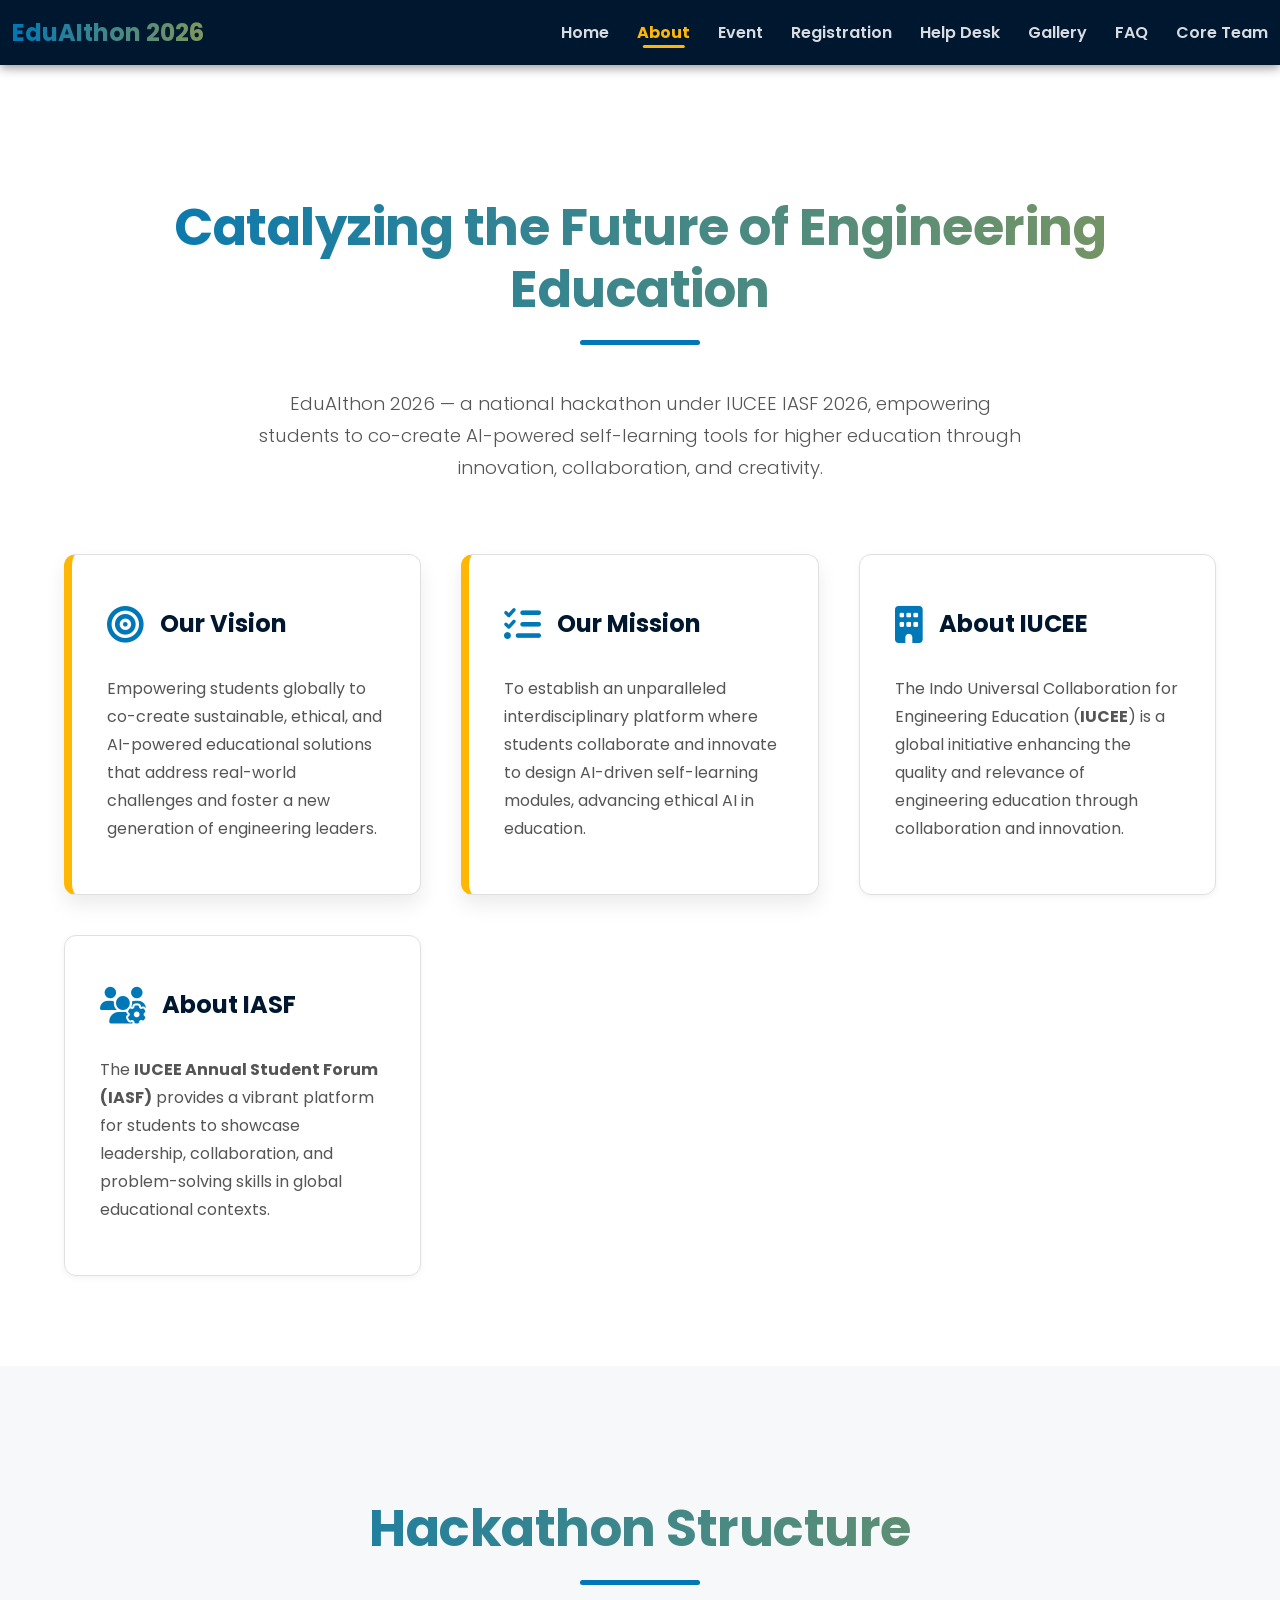
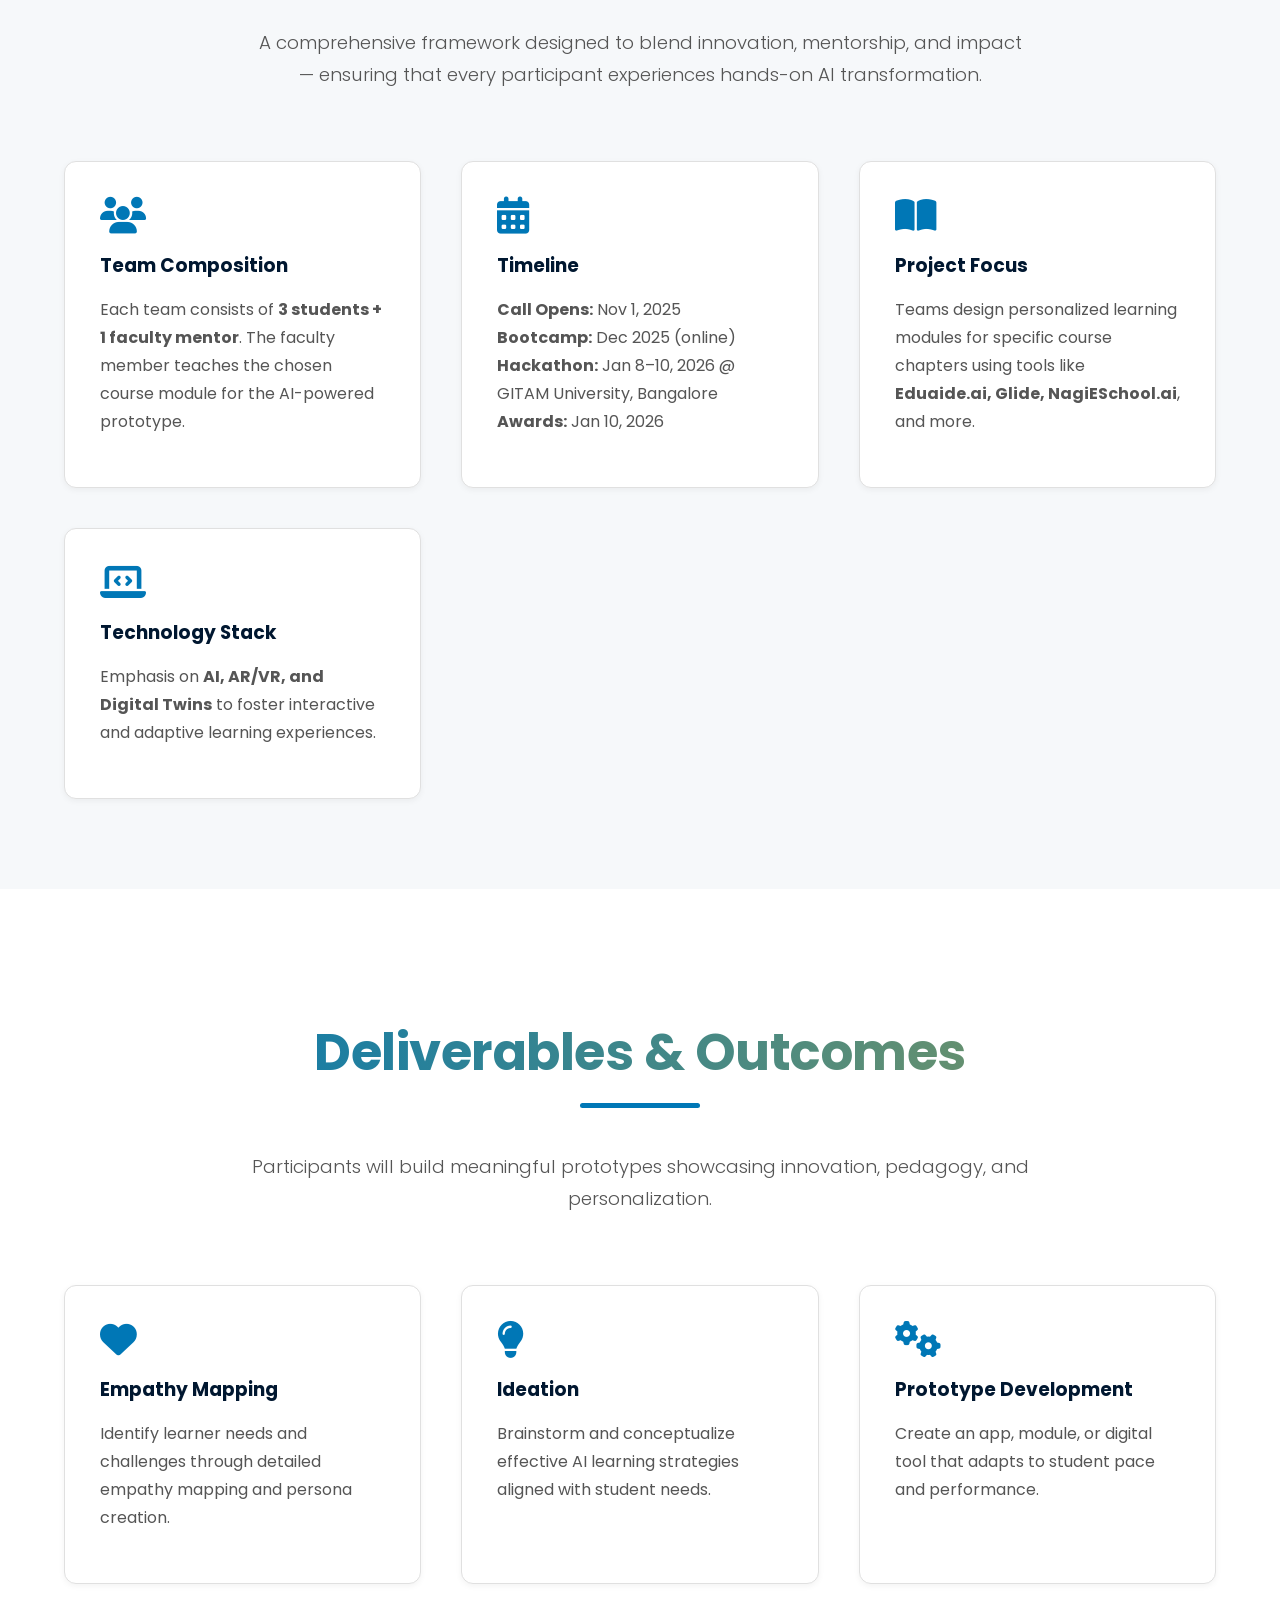
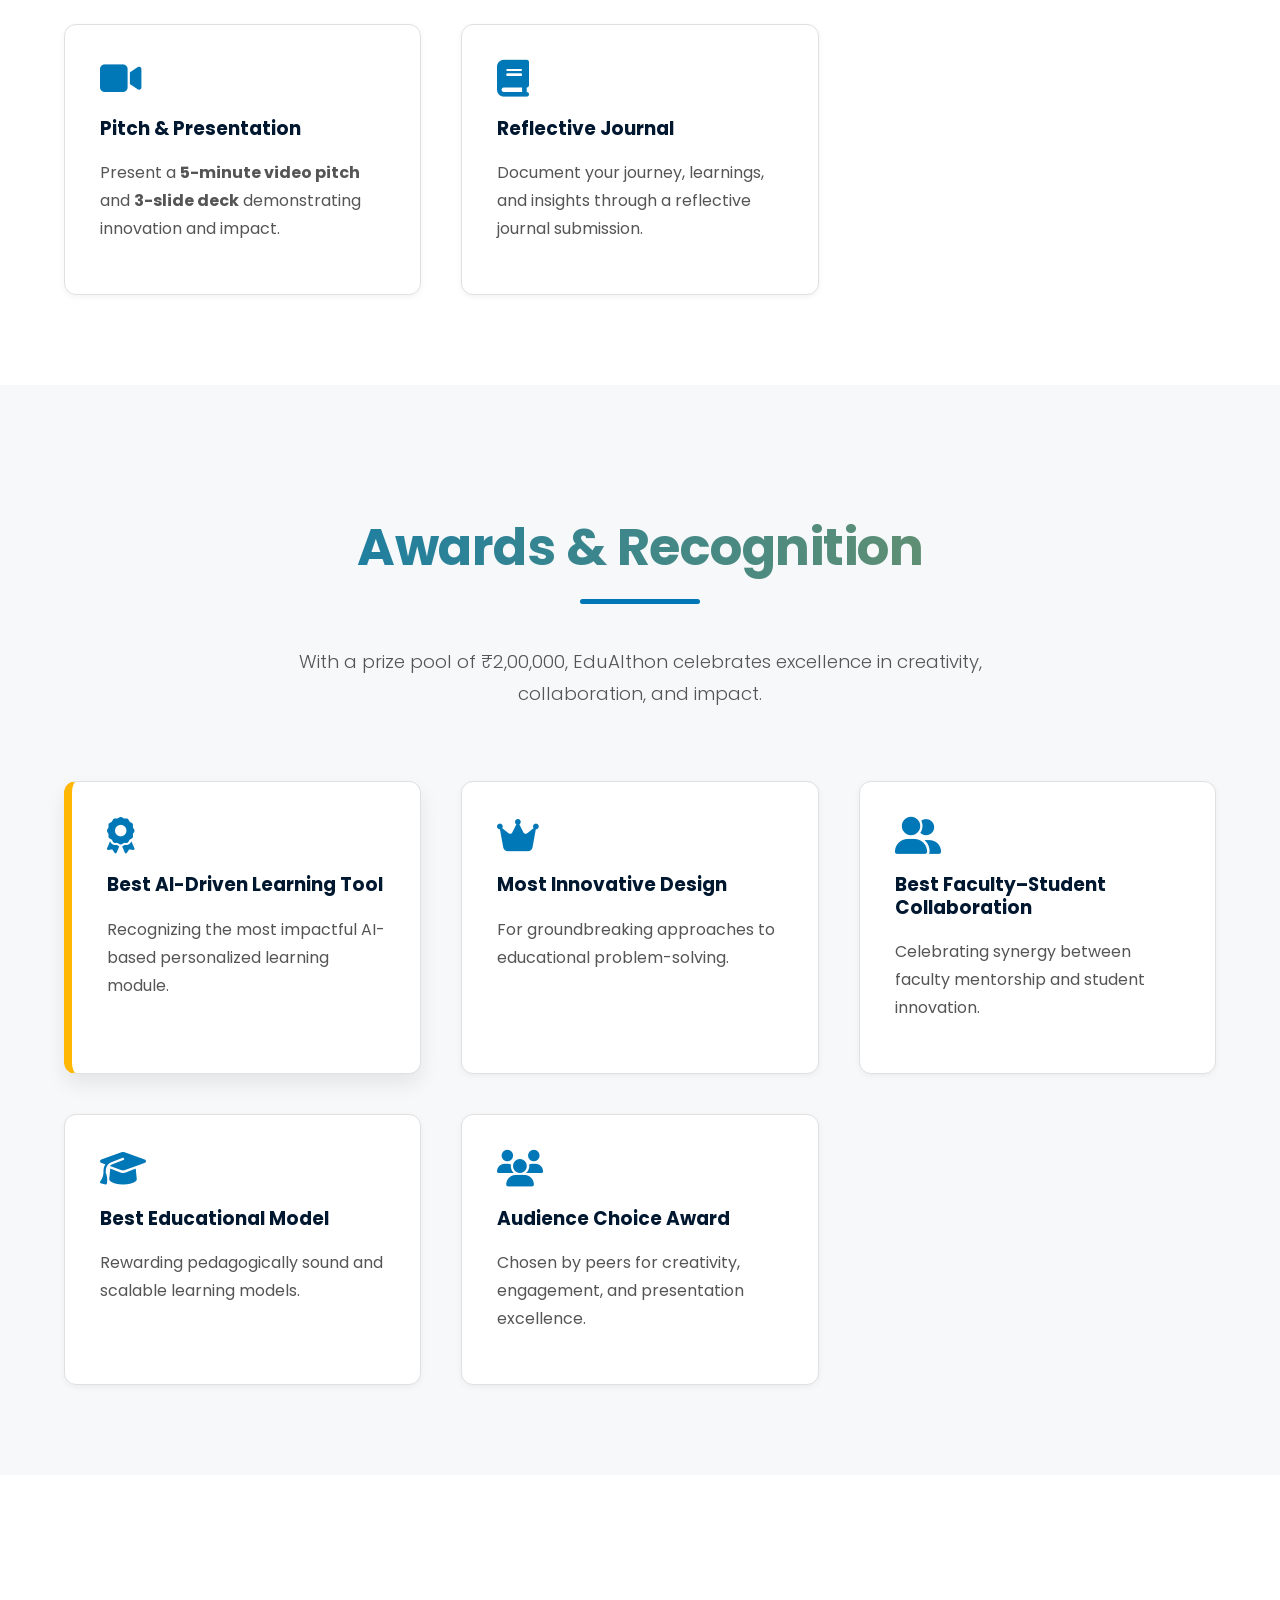
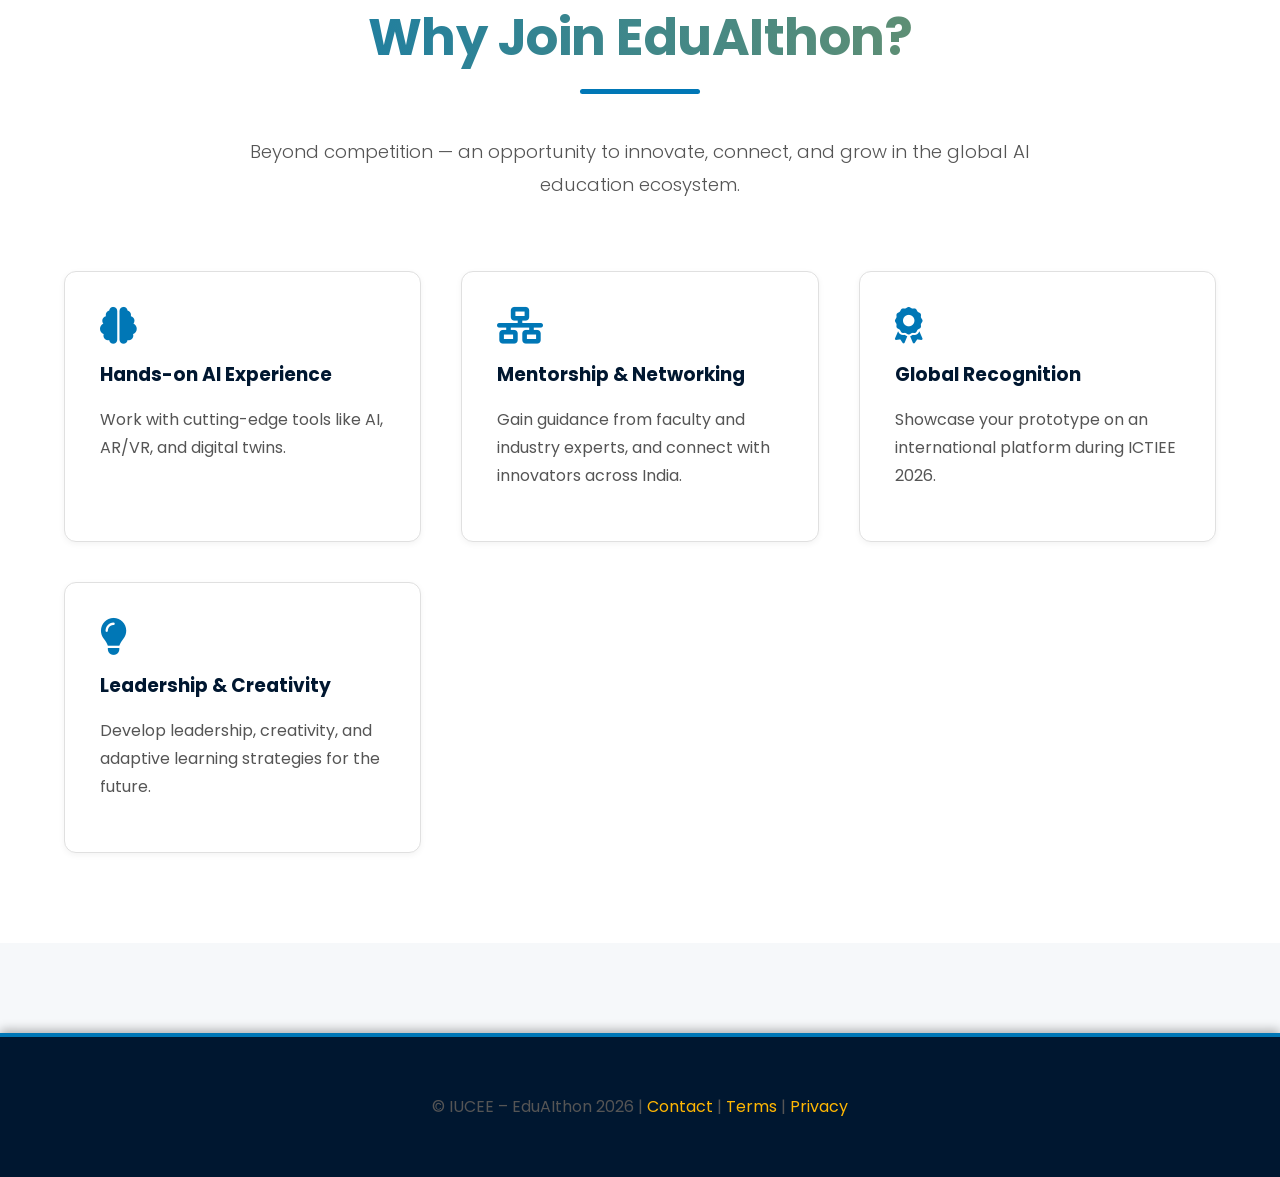
<file: about.html>
<!DOCTYPE html>
<html lang="en">
<head>
  <meta charset="utf-8" />
  <meta name="viewport" content="width=device-width,initial-scale=1" />
  <title>About — EduAIthon 2026</title>

  <!-- Google Fonts -->
  <link rel="preconnect" href="https://fonts.googleapis.com">
  <link rel="preconnect" href="https://fonts.gstatic.com" crossorigin>
  <link href="https://fonts.googleapis.com/css2?family=Poppins:wght@300;400;600;700;800;900&display=swap" rel="stylesheet">

  <!-- Font Awesome 6 -->
  <link rel="stylesheet" href="https://cdnjs.cloudflare.com/ajax/libs/font-awesome/6.5.2/css/all.min.css" crossorigin="anonymous" />

  <style>
    :root {
      --primary-color: #001730;
      --secondary-color: #ffffff;
      --background-color: #f6f8fa;
      --accent-teal: #0077b6;
      --accent-gold: #ffb703;
      --text-color: #1c1c1c;
      --light-text-color: #555;
      --gradient-main: linear-gradient(90deg, var(--accent-teal), var(--accent-gold));
    }

    body {
      font-family: 'Poppins', sans-serif;
      margin: 0;
      background: var(--background-color);
      color: var(--text-color);
      overflow-x: hidden;
    }

    .container { width: 90%; margin: 0 auto; max-width: 1280px; }

    h1, h2, h3 { font-weight: 700; color: var(--primary-color); line-height: 1.2; }
    p { line-height: 1.75; color: var(--light-text-color); }

    /* ===== Header ===== */
    header {
      background: var(--primary-color);
      padding: 15px 0;
      position: sticky;
      top: 0;
      z-index: 100;
      box-shadow: 0 3px 10px rgba(0,0,0,0.4);
      animation: slideDown 0.8s ease forwards;
    }
    @keyframes slideDown { from { transform: translateY(-100%); } to { transform: translateY(0); } }

    nav {
      display: flex;
      align-items: center;
      justify-content: space-between;
    }
    nav a {
      color: rgba(255,255,255,0.85);
      font-weight: 600;
      margin: 0 12px;
      text-decoration: none;
      transition: color 0.3s ease, transform 0.2s ease;
      position: relative;
    }
    nav a:hover { color: var(--accent-gold); transform: translateY(-2px); }
    nav a.active { color: var(--accent-gold); font-weight: 700; }
    nav a.active::after {
      content: "";
      position: absolute;
      bottom: -4px;
      left: 50%;
      transform: translateX(-50%);
      width: 80%;
      height: 3px;
      background: var(--accent-gold);
      border-radius: 2px;
    }

    /* ===== Sections ===== */
    .section-wrapper { padding: 90px 0; width: 100%; overflow: hidden; }
    .section-wrapper.alt-bg { background: var(--secondary-color); }

    .section-header {
      text-align: center;
      margin-bottom: 70px;
      opacity: 0;
      transform: translateY(30px);
      transition: opacity 1s ease, transform 1s ease;
    }
    .section-header.visible {
      opacity: 1;
      transform: translateY(0);
    }
    .section-header h1 {
      font-size: 3.2rem;
      letter-spacing: -0.5px;
    }
    .section-header h1::after {
      content: '';
      display: block;
      width: 120px;
      height: 5px;
      margin: 20px auto 0;
      background: var(--accent-teal);
      border-radius: 3px;
    }
    .section-header p {
      font-size: 1.15rem;
      max-width: 780px;
      margin: 0 auto;
      font-weight: 300;
    }

    .gradient-text {
      background: var(--gradient-main);
      -webkit-background-clip: text;
      -webkit-text-fill-color: transparent;
      background-size: 200% 100%;
      animation: gradientMove 8s infinite alternate linear;
    }
    @keyframes gradientMove {
      0% { background-position: 0% 50%; }
      100% { background-position: 100% 50%; }
    }

    /* ===== Cards Grid ===== */
    .about-grid {
      display: grid;
      grid-template-columns: repeat(1, 1fr);
      gap: 30px;
    }

    .info-card {
      background: var(--secondary-color);
      border-radius: 12px;
      padding: 35px;
      border-left: 6px solid var(--accent-teal);
      border: 1px solid #e0e0e0;
      box-shadow: 0 2px 6px rgba(0,0,0,0.05);
      transition: transform 0.4s ease, box-shadow 0.4s ease, border-color 0.4s ease;
      opacity: 0;
      transform: translateY(40px);
    }
    .info-card.visible {
      opacity: 1;
      transform: translateY(0);
    }
    .info-card:hover {
      transform: translateY(-6px);
      box-shadow: 0 10px 25px rgba(0,0,0,0.1);
      border-left-color: var(--accent-gold);
    }

    .info-card.highlight {
      border-left: 8px solid var(--accent-gold);
      box-shadow: 0 10px 20px rgba(0,0,0,0.08);
    }

    .card-title-group {
      display: flex;
      align-items: center;
      margin-bottom: 12px;
    }
    .card-icon {
      font-size: 2.3rem;
      margin-right: 16px;
      color: var(--accent-teal);
      transition: color 0.3s ease;
    }
    .info-card:hover .card-icon { color: var(--accent-gold); }

    /* ===== Footer ===== */
    .site-footer {
      background: var(--primary-color);
      color: white;
      text-align: center;
      padding: 40px 0;
      margin-top: 90px;
      border-top: 4px solid var(--accent-teal);
      box-shadow: 0 -3px 10px rgba(0,0,0,0.3);
      animation: footerGlow 3s ease-in-out infinite alternate;
    }
    @keyframes footerGlow {
      from { box-shadow: 0 -3px 15px rgba(0,119,182,0.4); }
      to { box-shadow: 0 -3px 20px rgba(255,183,3,0.6); }
    }
    .site-footer a { color: var(--accent-gold); text-decoration: none; }

    /* ===== Responsive ===== */
    @media (min-width:768px) {
      .about-grid { grid-template-columns: repeat(2, 1fr); }
    }
    @media (min-width:1024px) {
      .about-grid { grid-template-columns: repeat(3, 1fr); gap: 40px; }
    }
  </style>
</head>

<body>
 <header class="bg-white shadow-md sticky top-0 z-50">
  <nav class="max-w-7xl mx-auto px-4 sm:px-6 lg:px-8 py-4 flex justify-between items-center">
    <!-- Brand -->
    <a class="gradient-text text-2xl md:text-3xl font-extrabold" href="index.html" style="font-size:1.5rem;font-weight:700;">EduAIthon 2026</a>

    <!-- Hamburger (Mobile Only) -->
    <div id="menuToggle" class="flex flex-col justify-between w-8 h-6 cursor-pointer md:hidden">
      <span class="block w-full h-1 bg-gray-700 rounded"></span>
      <span class="block w-full h-1 bg-gray-700 rounded"></span>
      <span class="block w-full h-1 bg-gray-700 rounded"></span>
      <span class="block w-full h-1 bg-gray-700 rounded"></span>
    </div>

    <!-- Nav Links -->
    <div id="navLinks"
      class="hidden md:flex flex-col md:flex-row absolute md:relative top-16 left-0 right-0 bg-white md:bg-transparent p-4 md:p-0 shadow-md md:shadow-none space-y-2 md:space-y-0 md:space-x-8 text-gray-800 font-medium transition-all duration-300 ease-in-out text-center md:text-left">
      <a href="index.html" class="hover:text-blue-600 block">Home</a>
      <a href="about.html" class="hover:text-blue-600 block active text-blue-600 font-bold">About</a>
      <a href="event.html" class="hover:text-blue-600 block">Event</a>
      <a href="registration.html" class="hover:text-blue-600 block">Registration</a>
      <a href="help.html" class="hover:text-blue-600 block">Help Desk</a>
      <a href="gallery.html" class="hover:text-blue-600 block">Gallery</a>
      <a href="faq.html" class="hover:text-blue-600 block">FAQ</a>
      <a href="Coreteam.html" class="hover:text-blue-600 block">Core Team</a>
    </div>
  </nav>
</header>

<script>
  const menuToggle = document.getElementById('menuToggle');
  const navLinks = document.getElementById('navLinks');

  menuToggle.addEventListener('click', () => {
    navLinks.classList.toggle('hidden');
    navLinks.classList.toggle('flex');
  });
</script>


  <main>
    <!-- Intro Section -->
    <section class="section-wrapper alt-bg">
      <div class="container">
        <div class="section-header">
          <h1 class="gradient-text">Catalyzing the Future of Engineering Education</h1>
          <p>EduAIthon 2026 — a national hackathon under IUCEE IASF 2026, empowering students to co-create AI-powered self-learning tools for higher education through innovation, collaboration, and creativity.</p>
        </div>

        <div class="about-grid">
          <div class="info-card highlight">
            <div class="card-title-group"><i class="fas fa-bullseye card-icon"></i><h2>Our Vision</h2></div>
            <p>Empowering students globally to co-create sustainable, ethical, and AI-powered educational solutions that address real-world challenges and foster a new generation of engineering leaders.</p>
          </div>

          <div class="info-card highlight">
            <div class="card-title-group"><i class="fas fa-tasks card-icon"></i><h2>Our Mission</h2></div>
            <p>To establish an unparalleled interdisciplinary platform where students collaborate and innovate to design AI-driven self-learning modules, advancing ethical AI in education.</p>
          </div>

          <div class="info-card">
            <div class="card-title-group"><i class="fas fa-building card-icon"></i><h2>About IUCEE</h2></div>
            <p>The Indo Universal Collaboration for Engineering Education (<strong>IUCEE</strong>) is a global initiative enhancing the quality and relevance of engineering education through collaboration and innovation.</p>
          </div>

          <div class="info-card">
            <div class="card-title-group"><i class="fas fa-users-gear card-icon"></i><h2>About IASF</h2></div>
            <p>The <strong>IUCEE Annual Student Forum (IASF)</strong> provides a vibrant platform for students to showcase leadership, collaboration, and problem-solving skills in global educational contexts.</p>
          </div>
        </div>
      </div>
    </section>

    <!-- Hackathon Structure -->
    <section class="section-wrapper">
      <div class="container">
        <div class="section-header">
          <h1 class="gradient-text">Hackathon Structure</h1>
          <p>A comprehensive framework designed to blend innovation, mentorship, and impact — ensuring that every participant experiences hands-on AI transformation.</p>
        </div>

        <div class="about-grid">
          <div class="info-card"><i class="fas fa-users card-icon"></i>
            <h3>Team Composition</h3>
            <p>Each team consists of <strong>3 students + 1 faculty mentor</strong>. The faculty member teaches the chosen course module for the AI-powered prototype.</p>
          </div>

          <div class="info-card"><i class="fas fa-calendar-alt card-icon"></i>
            <h3>Timeline</h3>
            <p><strong>Call Opens:</strong> Nov 1, 2025<br>
               <strong>Bootcamp:</strong> Dec 2025 (online)<br>
               <strong>Hackathon:</strong> Jan 8–10, 2026 @ GITAM University, Bangalore<br>
               <strong>Awards:</strong> Jan 10, 2026</p>
          </div>

          <div class="info-card"><i class="fas fa-book-open card-icon"></i>
            <h3>Project Focus</h3>
            <p>Teams design personalized learning modules for specific course chapters using tools like <strong>Eduaide.ai, Glide, NagiESchool.ai</strong>, and more.</p>
          </div>

          <div class="info-card"><i class="fas fa-laptop-code card-icon"></i>
            <h3>Technology Stack</h3>
            <p>Emphasis on <strong>AI, AR/VR, and Digital Twins</strong> to foster interactive and adaptive learning experiences.</p>
          </div>
        </div>
      </div>
    </section>

    <!-- Deliverables -->
    <section class="section-wrapper alt-bg">
      <div class="container">
        <div class="section-header">
          <h1 class="gradient-text">Deliverables & Outcomes</h1>
          <p>Participants will build meaningful prototypes showcasing innovation, pedagogy, and personalization.</p>
        </div>

        <div class="about-grid">
          <div class="info-card"><i class="fas fa-heart card-icon"></i><h3>Empathy Mapping</h3><p>Identify learner needs and challenges through detailed empathy mapping and persona creation.</p></div>
          <div class="info-card"><i class="fas fa-lightbulb card-icon"></i><h3>Ideation</h3><p>Brainstorm and conceptualize effective AI learning strategies aligned with student needs.</p></div>
          <div class="info-card"><i class="fas fa-cogs card-icon"></i><h3>Prototype Development</h3><p>Create an app, module, or digital tool that adapts to student pace and performance.</p></div>
          <div class="info-card"><i class="fas fa-video card-icon"></i><h3>Pitch & Presentation</h3><p>Present a <strong>5-minute video pitch</strong> and <strong>3-slide deck</strong> demonstrating innovation and impact.</p></div>
          <div class="info-card"><i class="fas fa-book card-icon"></i><h3>Reflective Journal</h3><p>Document your journey, learnings, and insights through a reflective journal submission.</p></div>
        </div>
      </div>
    </section>

    <!-- Awards -->
    <section class="section-wrapper">
      <div class="container">
        <div class="section-header">
          <h1 class="gradient-text">Awards & Recognition</h1>
          <p>With a prize pool of ₹2,00,000, EduAIthon celebrates excellence in creativity, collaboration, and impact.</p>
        </div>

        <div class="about-grid">
          <div class="info-card highlight"><i class="fas fa-award card-icon"></i><h3>Best AI-Driven Learning Tool</h3><p>Recognizing the most impactful AI-based personalized learning module.</p></div>
          <div class="info-card"><i class="fas fa-crown card-icon"></i><h3>Most Innovative Design</h3><p>For groundbreaking approaches to educational problem-solving.</p></div>
          <div class="info-card"><i class="fas fa-user-friends card-icon"></i><h3>Best Faculty–Student Collaboration</h3><p>Celebrating synergy between faculty mentorship and student innovation.</p></div>
          <div class="info-card"><i class="fas fa-graduation-cap card-icon"></i><h3>Best Educational Model</h3><p>Rewarding pedagogically sound and scalable learning models.</p></div>
          <div class="info-card"><i class="fas fa-users card-icon"></i><h3>Audience Choice Award</h3><p>Chosen by peers for creativity, engagement, and presentation excellence.</p></div>
        </div>
      </div>
    </section>

    <!-- Benefits -->
    <section class="section-wrapper alt-bg">
      <div class="container">
        <div class="section-header">
          <h1 class="gradient-text">Why Join EduAIthon?</h1>
          <p>Beyond competition — an opportunity to innovate, connect, and grow in the global AI education ecosystem.</p>
        </div>

        <div class="about-grid">
          <div class="info-card"><i class="fas fa-brain card-icon"></i><h3>Hands-on AI Experience</h3><p>Work with cutting-edge tools like AI, AR/VR, and digital twins.</p></div>
          <div class="info-card"><i class="fas fa-network-wired card-icon"></i><h3>Mentorship & Networking</h3><p>Gain guidance from faculty and industry experts, and connect with innovators across India.</p></div>
          <div class="info-card"><i class="fas fa-award card-icon"></i><h3>Global Recognition</h3><p>Showcase your prototype on an international platform during ICTIEE 2026.</p></div>
          <div class="info-card"><i class="fas fa-lightbulb card-icon"></i><h3>Leadership & Creativity</h3><p>Develop leadership, creativity, and adaptive learning strategies for the future.</p></div>
        </div>
      </div>
    </section>
  </main>

  <footer class="site-footer">
    <div class="container">
      <p>© IUCEE – EduAIthon 2026 | <a href="help.html">Contact</a> | <a href="#">Terms</a> | <a href="#">Privacy</a></p>
    </div>
  </footer>

  <!-- Scroll Animation -->
  <script>
    const observer = new IntersectionObserver(entries => {
      entries.forEach(entry => {
        if (entry.isIntersecting) entry.target.classList.add('visible');
      });
    }, { threshold: 0.2 });

    document.querySelectorAll('.section-header, .info-card').forEach(el => observer.observe(el));
  </script>
</body>
</html>
</file>
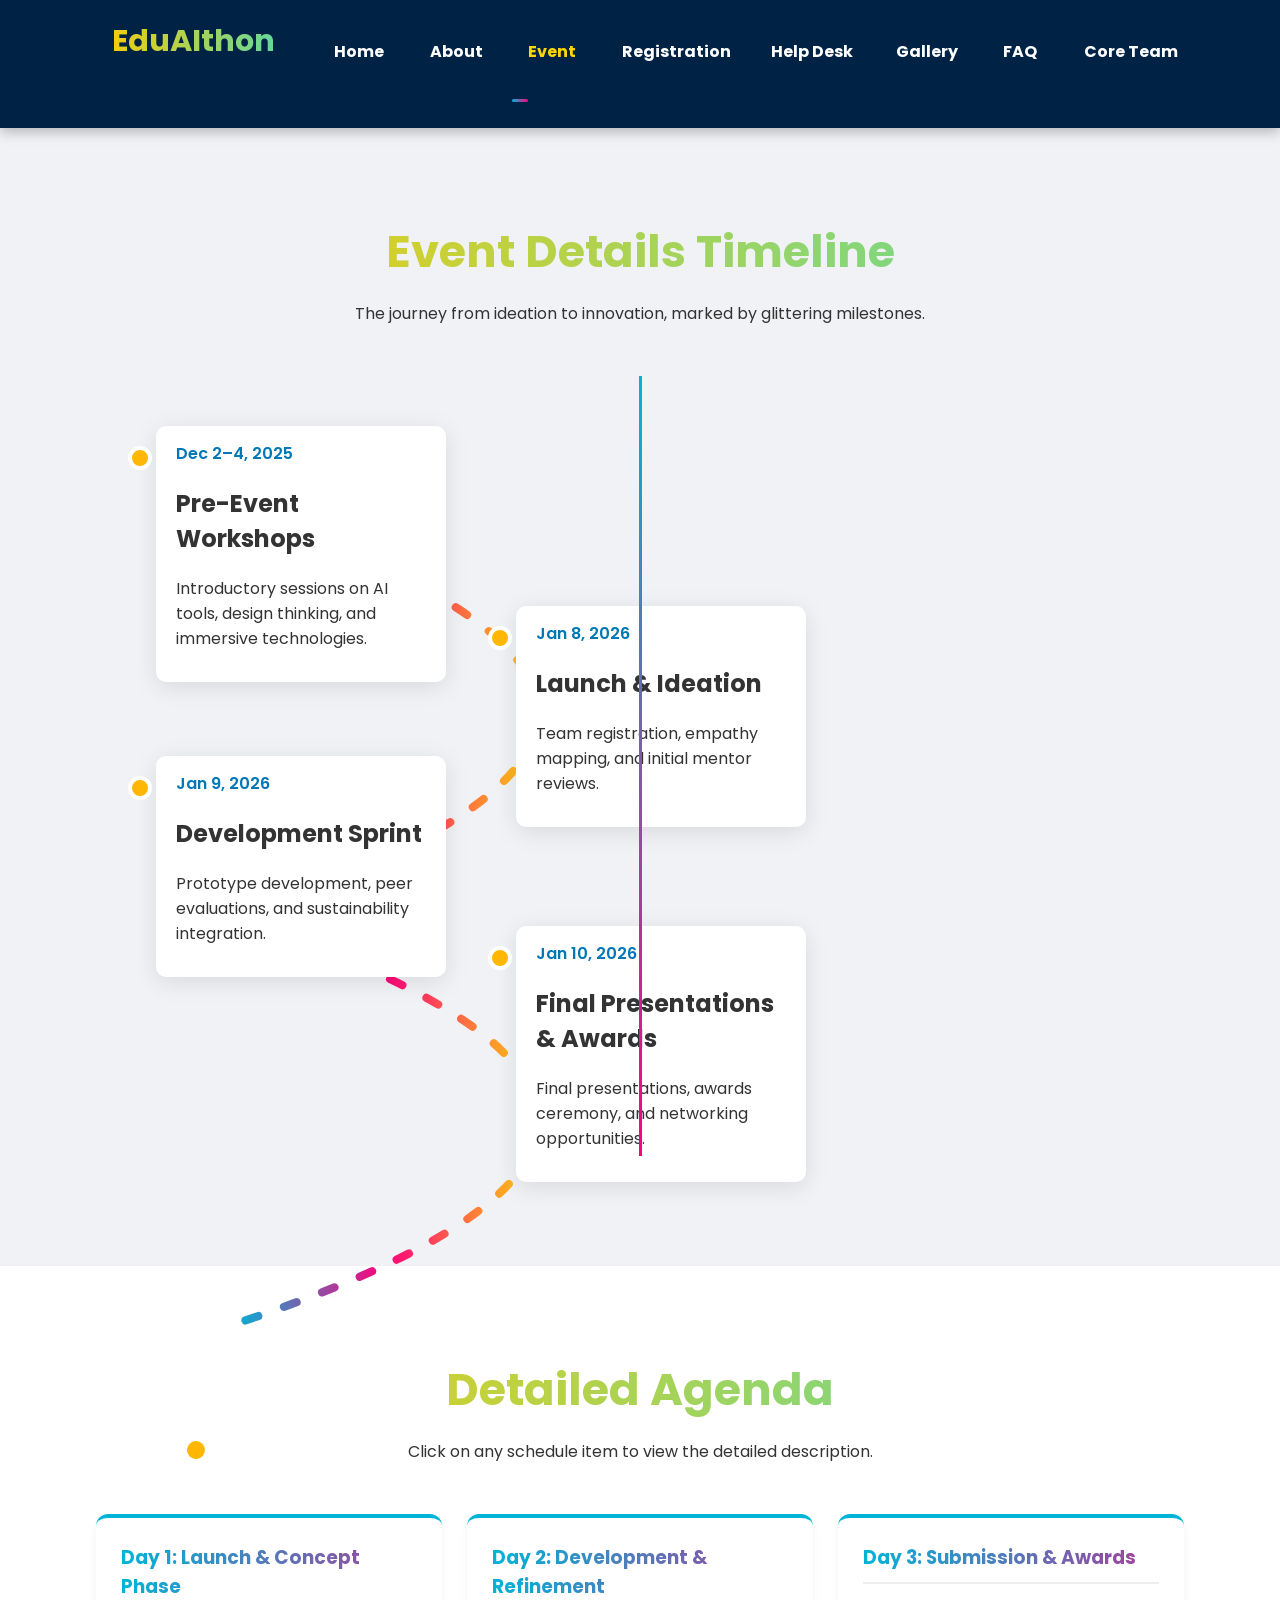
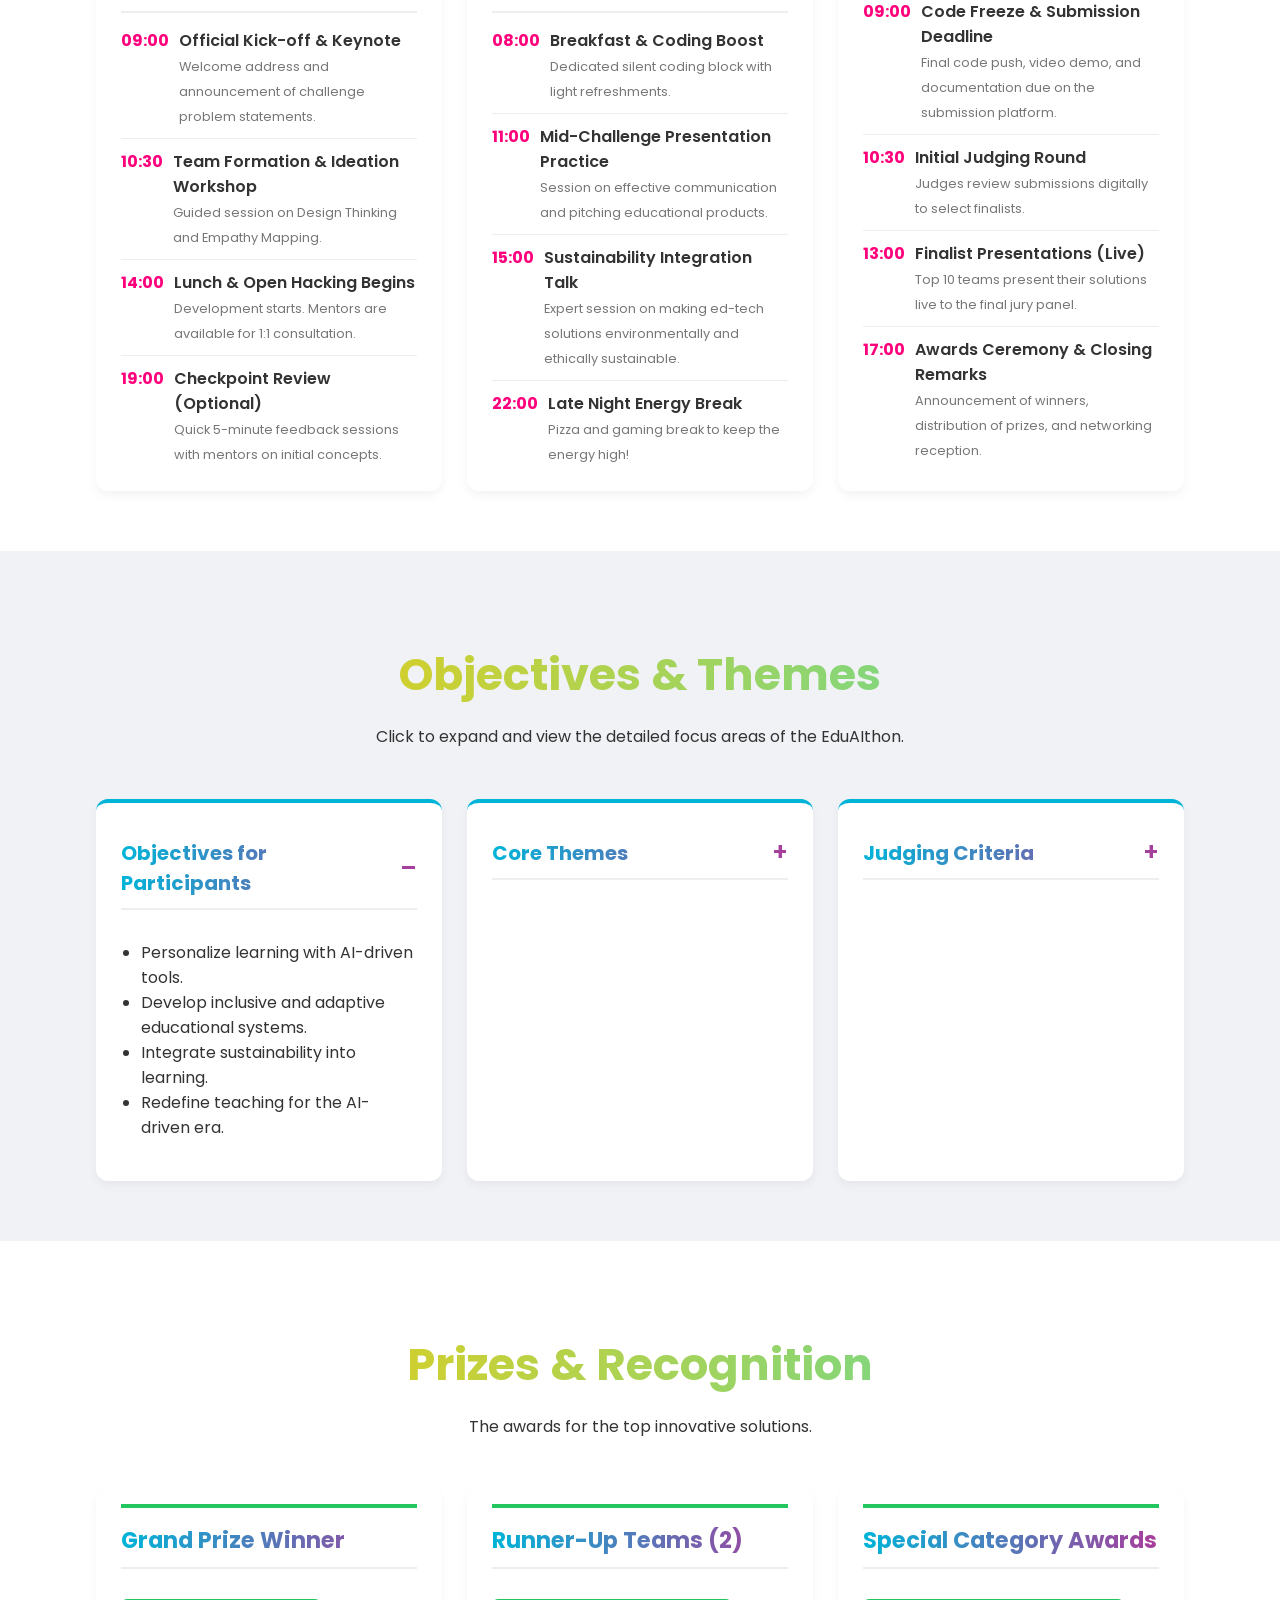
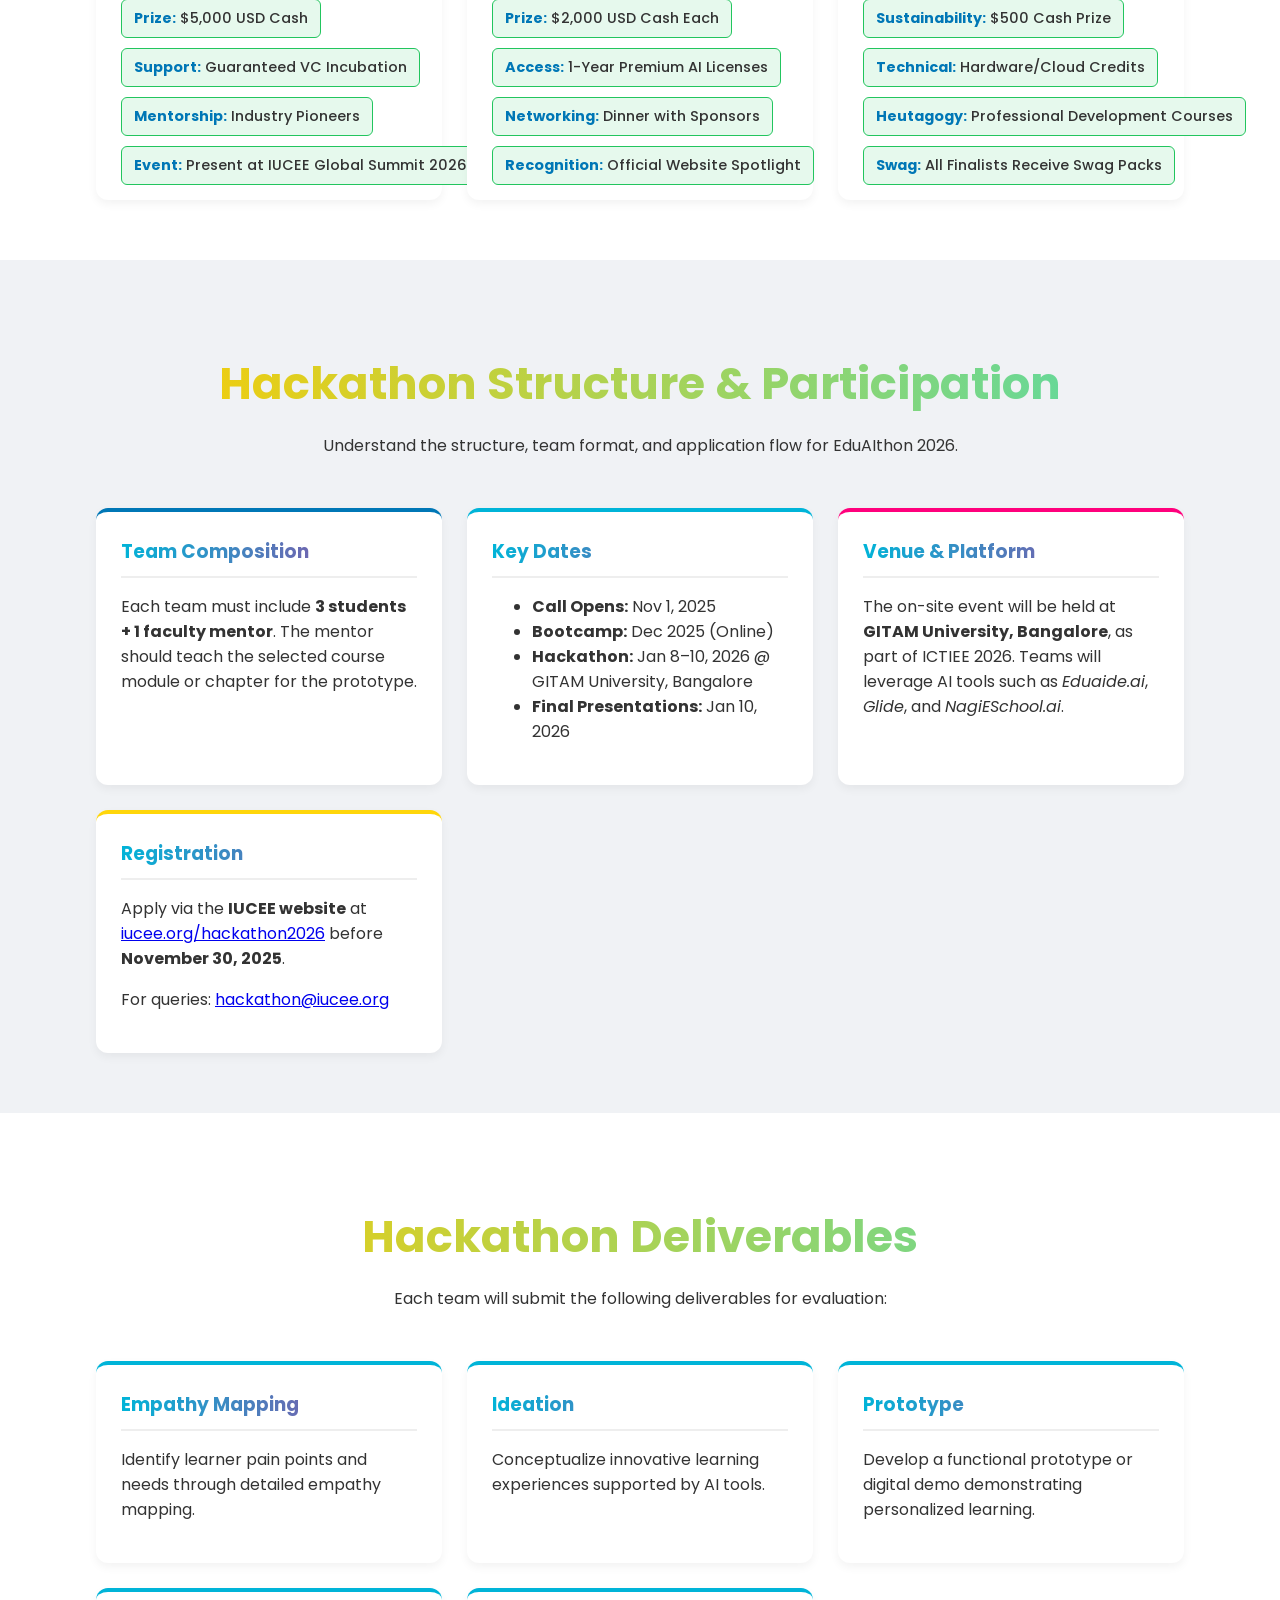
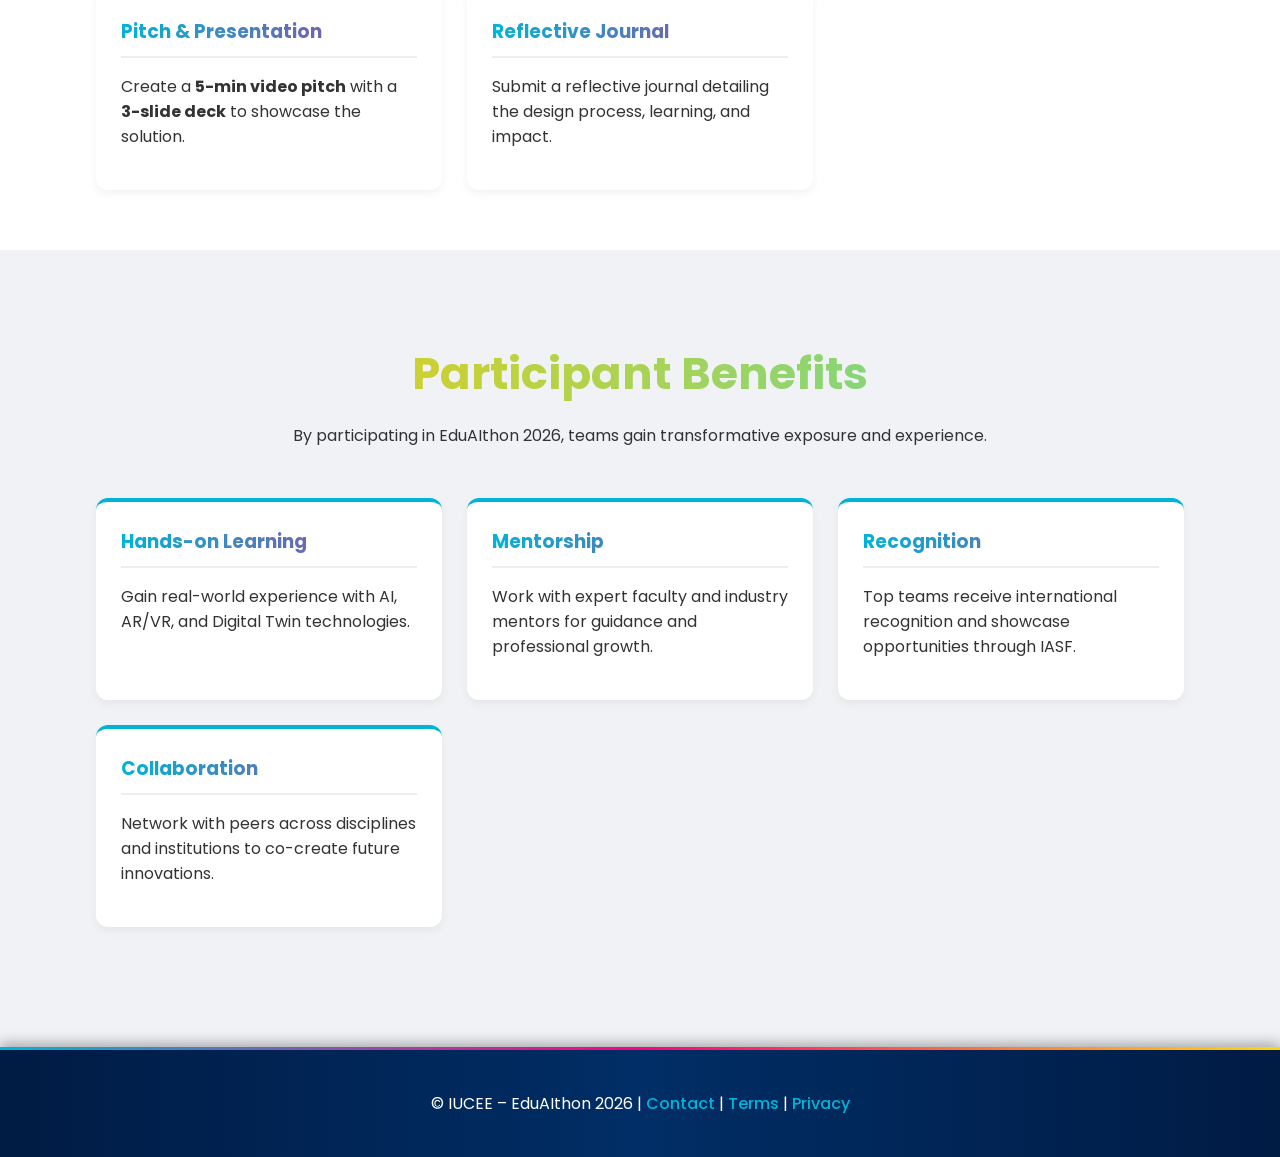
<file: event.html>
<!DOCTYPE html>
<html lang="en">

<head>
    <meta charset="utf-8" />
    <meta name="viewport" content="width=device-width,initial-scale=1" />
    <title>Event Details — EduAIthon 2026</title>
    <link rel="preconnect" href="https://fonts.googleapis.com">
    <link rel="preconnect" href="https://fonts.gstatic.com" crossorigin>
    <link href="https://fonts.googleapis.com/css2?family=Poppins:wght@400;600;700;800;900&display=swap" rel="stylesheet">
    <style>
        :root {
            --primary-color: #0077b6;
            --secondary-color: #00b4d8;
            --accent-color: #ff007c;
            --green-accent: #22c55e;
            --text-color: #333;
            --bg-light: #f0f2f5;
            --bg-white: #ffffff;
            --header-bg: #002244;
        }

        body {
            font-family: 'Poppins', sans-serif;
            margin: 0;
            background: var(--bg-light);
            color: var(--text-color);
        }

        .container {
            width: 85%;
            margin: 0 auto;
            max-width: 1200px;
        }

        .section-wrapper {
            padding: 60px 0;
        }

        .section-header {
            text-align: center;
            margin-bottom: 50px;
        }

        .section-header h1 {
            font-size: 2.8rem;
            margin-bottom: 10px;
        }

        /* Title Gradient Animation */
        .gradient-text {
            background: linear-gradient(90deg, #ffcc00, #00e0ff, #ff007c);
            background-size: 300%;
            -webkit-background-clip: text;
            -webkit-text-fill-color: transparent;
            animation: gradientMove 6s infinite alternate ease-in-out;
        }

        @keyframes gradientMove {
            0% { background-position: 0% 50%; }
            100% { background-position: 100% 50%; }
        }

        header {
            background: var(--header-bg);
            padding: 18px 0;
            position: sticky;
            top: 0;
            z-index: 10;
            box-shadow: 0 4px 12px rgba(0, 0, 0, 0.25);
        }

        nav {
            display: flex;
            justify-content: space-between;
            align-items: center;
        }

        .brand a {
            font-size: 1.9rem;
            font-weight: 900;
            text-decoration: none;
        }

        nav ul {
            display: flex;
            gap: 20px;
            list-style: none;
            margin: 0;
        }

        nav a {
            color: white;
            text-decoration: none;
            font-weight: bold;
            padding: 10px 16px;
            border-radius: 8px;
            transition: all 0.3s ease;
            position: relative;
        }
        
        nav a.active { color: #ffd60a; }
        nav a.active::after { width: 100%; }
        nav a:hover { color: #ffd60a; transform: translateY(-2px); }
        nav a::after {
            content: "";
            position: absolute;
            bottom: -4px;
            left: 0;
            width: 0%;
            height: 3px;
            background: linear-gradient(90deg, var(--secondary-color), var(--accent-color));
            transition: width 0.3s ease;
            border-radius: 4px;
        }
        nav a:hover::after { width: 100%; }

        /* --- Timeline / Event Flow --- */
        .timeline {
            position: relative;
            margin: 50px auto;
            padding: 40px 0;
            width: 100%;
        }
        .timeline::after {
            content: '';
            position: absolute;
            width: 3px;
            background: linear-gradient(180deg, var(--secondary-color), var(--accent-color));
            top: 0;
            bottom: 0;
            left: 50%;
            margin-left: -1.5px;
        }
        .timeline-container {
            padding: 10px 40px;
            position: relative;
            background-color: inherit;
            width: 50%;
        }
        .timeline-container.left { left: 0; }
        .timeline-container.right { left: 50%; }
        
        /* The pulsating circle marker */
        .timeline-container::after {
            content: '';
            position: absolute;
            width: 25px;
            height: 25px;
            right: -14px;
            background-color: var(--bg-white);
            border: 4px solid var(--secondary-color);
            top: 25px;
            border-radius: 50%;
            z-index: 1;
            transition: border-color 0.3s, background-color 0.3s, box-shadow 0.3s; /* Added transition */
        }
        
        .timeline-container.right::after { left: -12px; }
        
        /* The main content card */
        .timeline-content {
            padding: 20px 30px;
            background-color: var(--bg-white);
            position: relative;
            border-radius: 10px;
            box-shadow: 0 5px 15px rgba(0,0,0,0.05);
            transition: transform 0.3s, box-shadow 0.3s ease; /* Enhanced transition */
            cursor: pointer;
        }
        
        /* Hover Effect on Timeline Container (The animation requested by the user) */
        .timeline-container:hover .timeline-content {
            transform: translateY(-5px); /* Lift slightly */
            /* Light color/glow effect */
            box-shadow: 0 12px 25px rgba(0,0,0,0.15), 0 0 15px rgba(0, 180, 216, 0.6); 
        }

        .timeline-container:hover::after {
            border-color: var(--accent-color); /* Change border color */
            background-color: var(--accent-color); /* Change fill color */
            animation: pulseGlow 1.5s infinite; /* Start the pulse animation */
        }

        /* Keyframes for the Pulsing Glow */
        @keyframes pulseGlow {
            0% { box-shadow: 0 0 0 0 rgba(0, 180, 216, 0.7); }
            70% { box-shadow: 0 0 0 12px rgba(0, 180, 216, 0); }
            100% { box-shadow: 0 0 0 0 rgba(0, 180, 216, 0); }
        }
        
        .timeline-content h2 { margin-top: 0; color: var(--primary-color); }
        .timeline-content p { color: #555; }
        .timeline-content .date { font-weight: 600; color: var(--accent-color); margin-bottom: 10px; display: block; }
        
        .content-with-image {
            display: flex;
            gap: 15px;
            align-items: center;
        }

        .content-with-image p {
            flex-grow: 1;
            margin-bottom: 0; 
            font-size: 0.95rem;
        }

        /* --- Other Styles (Agenda, Prizes, Footer) --- */
        .grid {
            display: grid;
            grid-template-columns: repeat(auto-fit, minmax(280px, 1fr));
            gap: 25px;
        }
        .card {
            background: var(--bg-white);
            padding: 25px;
            border-radius: 12px;
            box-shadow: 0 4px 10px rgba(0,0,0,0.05);
            border-top: 4px solid var(--secondary-color);
            transition: all 0.3s ease;
        }
        .card:hover {
            transform: translateY(-8px);
            box-shadow: 0 8px 25px rgba(0,0,0,0.1);
        }
        
        /* === SCHEDULE-SPECIFIC STYLES === */
        .card h3 {
            margin-top: 0;
            margin-bottom: 15px;
            padding-bottom: 10px;
            border-bottom: 2px solid #eee;
            background: linear-gradient(90deg, var(--secondary-color), var(--accent-color), #ffd60a);
            background-size: 300%;
            -webkit-background-clip: text;
            -webkit-text-fill-color: transparent;
            animation: gradientMove 4s infinite alternate ease-in-out; 
        }

        .schedule-time {
            font-weight: 700;
            color: var(--accent-color);
            margin-right: 10px;
            flex-shrink: 0;
        }
        .schedule-item {
            display: flex;
            flex-wrap: wrap; 
            padding: 10px 0;
            border-bottom: 1px solid #eee;
            align-items: flex-start;
            cursor: pointer; 
            transition: background-color 0.2s ease;
        }
        .schedule-item:hover {
            background-color: #f9f9f9;
            border-radius: 4px;
        }
        .schedule-item:last-child { border-bottom: none; padding-bottom: 0; }
        .schedule-item:first-child { padding-top: 0; }
        .schedule-details {
            flex-grow: 1;
            flex-basis: calc(100% - 70px); 
        }
        .schedule-details strong {
            display: block;
            color: var(--text-color);
            font-weight: 600;
        }
        .schedule-details small {
            color: #777;
            font-size: 0.8em; 
        }

        /* INLINE DETAIL STYLES */
        .inline-details {
            flex-basis: 100%; 
            max-height: 0;
            overflow: hidden;
            transition: max-height 0.4s ease-in-out, padding 0.4s ease-in-out, opacity 0.3s ease-in;
            padding: 0; 
            opacity: 0;
            margin-top: 0;
            border-radius: 6px;
        }

        .schedule-item.expanded {
             background-color: #fcfcfc; 
             border-radius: 4px;
        }
        
        .schedule-item.expanded .inline-details {
            max-height: 500px; 
            padding: 15px;
            opacity: 1;
            margin-top: 10px;
            background-color: #e6f7ff; 
            border: 1px solid var(--secondary-color);
        }

        .inline-details p {
            margin: 0;
            font-size: 0.9em;
            color: var(--text-color);
            line-height: 1.6;
        }
        /* ================================ */

        .prize-card {
            border-top: none; 
            padding: 15px 25px;
        }
        
        .prize-card-title {
            color: var(--primary-color);
            border-top: 4px solid var(--green-accent); 
            padding-top: 15px;
            margin-top: -15px; 
            margin-bottom: 0; 
            font-size: 1.4rem;
            transition: color 0.3s;
            cursor: default; 
            display: block;
        }
        
        .prize-card-title:hover {
            color: var(--green-accent);
        }

        .prize-details-container {
            padding-top: 5px; 
        }

        .prize-details-list {
            display: flex; 
            flex-wrap: wrap; 
            list-style: none;
            padding: 0;
            margin: 10px 0 0 0;
            gap: 10px; 
            align-items: flex-start;
        }

        .prize-details-list li {
            font-size: 0.9rem; 
            background-color: #e6f9ed; 
            color: var(--text-color);
            padding: 8px 12px;
            border-radius: 6px;
            flex-basis: auto; 
            white-space: nowrap; 
            border: 1px solid var(--green-accent); 
            font-weight: 500;
            transition: transform 0.2s;
        }

        .prize-details-list li:hover {
            transform: translateY(-2px);
        }
        
        .prize-details-list strong {
            font-weight: 700;
            color: var(--primary-color);
        }


        .site-footer {
            background: linear-gradient(90deg, #001b44, #002e66, #001b44);
            color: white;
            text-align: center;
            padding: 25px 0;
            margin-top: 60px;
            box-shadow: 0 -4px 12px rgba(0, 0, 0, 0.3);
            border-top: 3px solid transparent;
            border-image: linear-gradient(90deg, var(--secondary-color), var(--accent-color), #ffd60a) 1;
        }
        .site-footer a { color: var(--secondary-color); text-decoration: none; font-weight: 500; transition: color 0.3s ease; }
        .site-footer a:hover { color: #ffd60a; text-decoration: underline; }

        /* ACCORDION STYLES (for Objectives/Themes) */
        .accordion-header {
            cursor: pointer;
            display: flex;
            justify-content: space-between;
            align-items: center;
            padding: 10px 0;
            margin-bottom: 0;
            font-size: 1.25rem;
            color: var(--primary-color);
            margin-top: 0; 
            margin-bottom: 0;
            border-bottom: 2px solid var(--secondary-color);
            transition: color 0.3s;
        }

        .accordion-header:hover {
            color: var(--accent-color);
        }

        .accordion-icon {
            font-size: 1.5rem;
            line-height: 1;
            color: var(--accent-color);
            transition: all 0.2s ease;
            font-weight: 600;
        }
        
        .accordion-content {
            max-height: 0;
            overflow: hidden;
            transition: max-height 0.4s ease-in-out;
        }

        .accordion-content ul:not(.prize-details-list) {
            padding-left: 20px;
            margin-top: 15px;
        }

        /* Responsive Styles */
        @media screen and (max-width: 768px) {
          .timeline::after { left: 31px; }
          .timeline-container { width: 100%; padding-left: 70px; padding-right: 25px; }
          .timeline-container.right { left: 0%; }
          .timeline-container::after { left: 18px; }
          nav ul {
              display: none; 
          }
          .container {
              width: 95%;
          }
          .section-header h1 {
              font-size: 2.2rem;
          }
          /* Responsive update for timeline image on mobile */
          .content-with-image {
              flex-direction: column;
          }
          .timeline-image {
              width: 100%; 
              height: auto;
              max-height: 200px;
              order: -1; 
              margin-bottom: 10px;
          }
          .schedule-details {
             /* On mobile, allow the details to use full width */
             flex-basis: 100%; 
             margin-top: 5px;
          }
          .schedule-time {
            /* Push time to its own line for better stacking */
            flex-basis: 100%;
            margin-bottom: 5px;
          }
        }
    </style>
</head>

<body>
    <header>
        <nav class="container nav">
            <div class="brand">
                <a class="gradient-text" href="index.html"><strong>EduAIthon</strong></a>
            </div>
            <ul class="nav-links">
                <li><a href="index.html">Home</a></li>
                <li><a href="about.html">About</a></li>
                <li><a href="event.html" class="active">Event</a></li>
                <li><a href="registration.html">Registration</a></li>
                <li><a href="help.html">Help Desk</a></li>
                <li><a href="gallery.html">Gallery</a></li>
                <li><a href="faq.html">FAQ</a></li>
                <li><a href="Coreteam.html">Core Team</a></li>
            </ul>
        </nav>
    </header>

    <main>
        <!-- Futuristic Curved Animated Timeline -->
<div class="section-wrapper" id="timeline">
  <div class="container">
    <div class="section-header">
      <h1 class="gradient-text">Event Details Timeline</h1>
      <p>The journey from ideation to innovation, marked by glittering milestones.</p>
    </div>

    <div class="timeline">
      <!-- Curved SVG Path -->
      <svg class="timeline-svg" width="0" height="0" viewBox="0 0 800 700">
        <path id="timelinePath" d="M100,50 C400,150 400,250 100,350 C400,450 400,550 100,650" fill="transparent"/>
      </svg>

      <!-- Glowing line using same path -->
      <svg class="timeline-svg-line" viewBox="0 0 800 700">
        <path d="M100,50 C400,150 400,250 100,350 C400,450 400,550 100,650" 
              stroke="url(#gradientLine)" stroke-width="6" fill="transparent" 
              stroke-linecap="round" stroke-dasharray="10 20">
        </path>
        <defs>
          <linearGradient id="gradientLine" x1="0%" y1="0%" x2="100%" y2="0%">
            <stop offset="0%" stop-color="#00b4d8"/>
            <stop offset="50%" stop-color="#ff007c"/>
            <stop offset="100%" stop-color="#ffd60a"/>
          </linearGradient>
        </defs>
      </svg>

      <!-- Moving Dots -->
      <div class="moving-dot dot1"></div>
      <div class="moving-dot dot2"></div>
      <div class="moving-dot dot3"></div>

      <!-- Timeline Event Cards -->
      <div class="timeline-item item1">
        <span class="date">Dec 2–4, 2025</span>
        <h2>Pre-Event Workshops</h2>
        <p>Introductory sessions on AI tools, design thinking, and immersive technologies.</p>
      </div>

      <div class="timeline-item item2">
        <span class="date">Jan 8, 2026</span>
        <h2>Launch & Ideation</h2>
        <p>Team registration, empathy mapping, and initial mentor reviews.</p>
      </div>

      <div class="timeline-item item3">
        <span class="date">Jan 9, 2026</span>
        <h2>Development Sprint</h2>
        <p>Prototype development, peer evaluations, and sustainability integration.</p>
      </div>

      <div class="timeline-item item4">
        <span class="date">Jan 10, 2026</span>
        <h2>Final Presentations & Awards</h2>
        <p>Final presentations, awards ceremony, and networking opportunities.</p>
      </div>
    </div>
  </div>
</div>

<style>
.timeline {
  position: relative;
  margin: 50px 0;
  height: 700px;
}

/* Moving Dots */
.moving-dot {
  position: absolute;
  width: 18px;
  height: 18px;
  background: #ffb703;
  border-radius: 50%;
  border: 3px solid #fff;
  offset-path: path("M100,50 C400,150 400,250 100,350 C400,450 400,550 100,650");
  offset-rotate: auto;
}

.dot1 { animation: moveDot 8s linear infinite; }
.dot2 { animation: moveDot 12s linear infinite; animation-delay: 2s; }
.dot3 { animation: moveDot 10s linear infinite; animation-delay: 4s; }

@keyframes moveDot {
  0% { offset-distance: 0%; }
  100% { offset-distance: 100%; }
}

/* Glowing animated line effect */
.timeline-svg-line path {
  stroke-dasharray: 10 20;
  animation: dashMove 3s linear infinite;
}

@keyframes dashMove {
  0% { stroke-dashoffset: 0; }
  100% { stroke-dashoffset: 30; }
}

/* Timeline Event Cards */
.timeline-item {
  position: absolute;
  width: 250px;
  background: #ffffff;
  padding: 15px 20px;
  border-radius: 10px;
  box-shadow: 0 5px 25px rgba(0,0,0,0.1);
  opacity: 0;
  transform: translateY(50px);
  transition: all 0.8s ease-out;
}

.date {
  display: block;
  font-weight: 600;
  color: #0077b6;
  margin-bottom: 5px;
}

/* Item positions along the curved path */
.item1 { top: 50px; left: 60px; }
.item2 { top: 230px; left: 420px; }
.item3 { top: 380px; left: 60px; }
.item4 { top: 550px; left: 420px; }

.timeline-item.visible {
  opacity: 1;
  transform: translateY(0);
}

.timeline-item::before {
  content: '';
  position: absolute;
  width: 16px;
  height: 16px;
  border-radius: 50%;
  background: #ffb703;
  border: 4px solid #fff;
  top: 20px;
  left: -28px;
}
</style>

<script>
// Animate timeline cards on scroll
const items = document.querySelectorAll('.timeline-item');
const observer = new IntersectionObserver(entries => {
  entries.forEach(entry => {
    if(entry.isIntersecting) entry.target.classList.add('visible');
  });
}, { threshold: 0.3 });
items.forEach(item => observer.observe(item));
</script>

        <!-- 2. Detailed Schedule/Agenda (Inline Expansion) -->
        <div class="section-wrapper" style="background: var(--bg-white);">
            <div class="container">
                <div class="section-header">
                    <h1 class="gradient-text">Detailed Agenda</h1>
                    <p>Click on any schedule item to view the detailed description.</p>
                </div>
                <div class="grid">
                    <div class="card">
                        <h3>Day 1: Launch & Concept Phase</h3>
                        <div class="agenda-items">
                            <div class="schedule-item">
                                <span class="schedule-time">09:00</span>
                                <div class="schedule-details">
                                    <strong data-full-detail="Hear from industry leaders on the future of AI in Education and get inspired for the 48-hour challenge. The problem statements for all core themes will be officially revealed at this keynote.">Official Kick-off & Keynote</strong>
                                    <small>Welcome address and announcement of challenge problem statements.</small>
                                </div>
                                <div class="inline-details">
                                    <p class="inline-details-text"></p>
                                </div>
                            </div>
                            <div class="schedule-item">
                                <span class="schedule-time">10:30</span>
                                <div class="schedule-details">
                                    <strong data-full-detail="An interactive, guided session designed to help teams align their vision, identify user needs (Empathy Mapping), and finalize their solution concept before coding begins. Teams are encouraged to mix disciplines!">Team Formation & Ideation Workshop</strong>
                                    <small>Guided session on Design Thinking and Empathy Mapping.</small>
                                </div>
                                <div class="inline-details">
                                    <p class="inline-details-text"></p>
                                </div>
                            </div>
                            <div class="schedule-item">
                                <span class="schedule-time">14:00</span>
                                <div class="schedule-details">
                                    <strong data-full-detail="Grab a nutritious lunch and immediately transition into development. Mentors will be circulating throughout the venue for technical and strategic advice. Focus on setting up your initial environment.">Lunch & Open Hacking Begins</strong>
                                    <small>Development starts. Mentors are available for 1:1 consultation.</small>
                                </div>
                                <div class="inline-details">
                                    <p class="inline-details-text"></p>
                                </div>
                            </div>
                            <div class="schedule-item">
                                <span class="schedule-time">19:00</span>
                                <div class="schedule-details">
                                    <strong data-full-detail="Quick, informal check-ins (5-10 mins max) with a mentor to ensure you're on the right track. This is highly recommended for early feedback and course correction on your proof-of-concept.">Checkpoint Review (Optional)</strong>
                                    <small>Quick 5-minute feedback sessions with mentors on initial concepts.</small>
                                </div>
                                <div class="inline-details">
                                    <p class="inline-details-text"></p>
                                </div>
                            </div>
                        </div>
                    </div>
                    <div class="card">
                        <h3>Day 2: Development & Refinement</h3>
                        <div class="agenda-items">
                            <div class="schedule-item">
                                <span class="schedule-time">08:00</span>
                                <div class="schedule-details">
                                    <strong data-full-detail="Fuel up with breakfast. This is a dedicated, quiet period for focused coding. No interruptions, just flow state to finish your core feature set.">Breakfast & Coding Boost</strong>
                                    <small>Dedicated silent coding block with light refreshments.</small>
                                </div>
                                <div class="inline-details">
                                    <p class="inline-details-text"></p>
                                </div>
                            </div>
                            <div class="schedule-item">
                                <span class="schedule-time">11:00</span>
                                <div class="schedule-details">
                                    <strong data-full-detail="Practice pitching your Minimum Viable Product (MVP). Learn how to clearly articulate your problem, solution, and business/impact model in a concise, judge-friendly presentation.">Mid-Challenge Presentation Practice</strong>
                                    <small>Session on effective communication and pitching educational products.</small>
                                </div>
                                <div class="inline-details">
                                    <p class="inline-details-text"></p>
                                </div>
                            </div>
                            <div class="schedule-item">
                                <span class="schedule-time">15:00</span>
                                <div class="schedule-details">
                                    <strong data-full-detail="A focused talk on incorporating ethical AI practices and minimizing digital and environmental footprints in your EdTech solution. Vital for the 'Sustainability Impact' judging criteria.">Sustainability Integration Talk</strong>
                                    <small>Expert session on making ed-tech solutions environmentally and ethically sustainable.</small>
                                </div>
                                <div class="inline-details">
                                    <p class="inline-details-text"></p>
                                </div>
                            </div>
                            <div class="schedule-item">
                                <span class="schedule-time">22:00</span>
                                <div class="schedule-details">
                                    <strong data-full-detail="A much-needed break with snacks, drinks, and fun activities to refresh your mind before the final stretch of coding. Don't forget to save and commit your work before relaxing!">Late Night Energy Break</strong>
                                    <small>Pizza and gaming break to keep the energy high!</small>
                                </div>
                                <div class="inline-details">
                                    <p class="inline-details-text"></p>
                                </div>
                            </div>
                        </div>
                    </div>
                    <div class="card">
                        <h3>Day 3: Submission & Awards</h3>
                        <div class="agenda-items">
                            <div class="schedule-item">
                                <span class="schedule-time">09:00</span>
                                <div class="schedule-details">
                                    <strong data-full-detail="All development must stop promptly at 09:00. Teams must ensure their code repository, video demo, and project documentation are uploaded and finalized. Use the last hour for final presentation prep.">Code Freeze & Submission Deadline</strong>
                                    <small>Final code push, video demo, and documentation due on the submission platform.</small>
                                </div>
                                <div class="inline-details">
                                    <p class="inline-details-text"></p>
                                </div>
                            </div>
                            <div class="schedule-item">
                                <span class="schedule-time">10:30</span>
                                <div class="schedule-details">
                                    <strong data-full-detail="A closed-door session where judges evaluate submissions based on the initial criteria (Innovation, AI Depth, Documentation). Only the top teams will be selected and notified for the live Finalist Presentations.">Initial Judging Round</strong>
                                    <small>Judges review submissions digitally to select finalists.</small>
                                </div>
                                <div class="inline-details">
                                    <p class="inline-details-text"></p>
                                </div>
                            </div>
                            <div class="schedule-item">
                                <span class="schedule-time">13:00</span>
                                <div class="schedule-details">
                                    <strong data-full-detail="The top 10 teams present their full solution live to the final jury panel. Be ready for tough questions and insightful feedback. Each presentation is 5 minutes with 3 minutes for Q&A.">Finalist Presentations (Live)</strong>
                                    <small>Top 10 teams present their solutions live to the final jury panel.</small>
                                </div>
                                <div class="inline-details">
                                    <p class="inline-details-text"></p>
                                </div>
                            </div>
                            <div class="schedule-item">
                                <span class="schedule-time">17:00</span>
                                <div class="schedule-details">
                                    <strong data-full-detail="Celebrate the successes! Winners of all categories will be announced, distribution of prizes will occur, followed by a networking reception to connect with judges, sponsors, and peers for future opportunities.">Awards Ceremony & Closing Remarks</strong>
                                    <small>Announcement of winners, distribution of prizes, and networking reception.</small>
                                </div>
                                <div class="inline-details">
                                    <p class="inline-details-text"></p>
                                </div>
                            </div>
                        </div>
                    </div>
                </div>
            </div>
        </div>

        <!-- 3. Objectives & Themes (Interactive/Accordion) -->
        <div class="section-wrapper">
            <div class="container">
                <div class="section-header">
                    <h1 class="gradient-text">Objectives & Themes</h1>
                    <p>Click to expand and view the detailed focus areas of the EduAIthon.</p>
                </div>
                <div class="grid" id="accordion-grid">
                    <!-- Objectives Card (Accordion Item 1) -->
                    <div class="card">
                        <h3 class="accordion-header active" data-target="objectives-content">
                            Objectives for Participants
                            <span class="accordion-icon">-</span>
                        </h3>
                        <div class="accordion-content" id="objectives-content" style="max-height: 200px;">
                            <ul>
                                <li>Personalize learning with AI-driven tools.</li>
                                <li>Develop inclusive and adaptive educational systems.</li>
                                <li>Integrate sustainability into learning.</li>
                                <li>Redefine teaching for the AI-driven era.</li>
                            </ul>
                        </div>
                    </div>
                    
                    <!-- Core Themes Card (Accordion Item 2) -->
                    <div class="card">
                        <h3 class="accordion-header" data-target="themes-content">
                            Core Themes
                            <span class="accordion-icon">+</span>
                        </h3>
                        <div class="accordion-content" id="themes-content">
                            <ul>
                                <li>AI in Education</li>
                                <li>Responsible AI</li>
                                <li>Combating Fake Information</li>
                                <li>AI to Foster Well-being</li>
                                <li>Digital Humanities</li>
                            </ul>
                        </div>
                    </div>

                    <!-- Judging Criteria Card (Accordion Item 3) -->
                    <div class="card">
                        <h3 class="accordion-header" data-target="judging-content">
                            Judging Criteria
                            <span class="accordion-icon">+</span>
                        </h3>
                        <div class="accordion-content" id="judging-content">
                            <ul>
                               <li><strong>Innovation & Creativity:</strong> Originality and uniqueness of the solution.</li>
                               <li><strong>Sustainability Impact:</strong> Contribution to eco-friendly, lasting solutions.</li>
                               <li><strong>AI Integration Depth:</strong> Effective use of advanced technologies.</li>
                               <li><strong>Heutagogical Relevance:</strong> Support for self-directed learning.</li>
                               <li><strong>Presentation Clarity:</strong> Quality of communication.</li>
                            </ul>
                        </div>
                    </div>
                </div>
            </div>
        </div>

        <!-- 4. Prizes & Recognition -->
        <div class="section-wrapper" style="background: var(--bg-white);">
            <div class="container">
                <div class="section-header">
                    <h1 class="gradient-text">Prizes & Recognition</h1>
                    <p>The awards for the top innovative solutions.</p>
                </div>
                <div class="grid">
                    <div class="card prize-card">
                        <h3 class="prize-card-title">
                            Grand Prize Winner
                        </h3>
                        <div class="prize-details-container" id="prize-grand">
                            <ul class="prize-details-list">
                                <li><strong>Prize:</strong> $5,000 USD Cash</li>
                                <li><strong>Support:</strong> Guaranteed VC Incubation</li>
                                <li><strong>Mentorship:</strong> Industry Pioneers</li>
                                <li><strong>Event:</strong> Present at IUCEE Global Summit 2026</li>
                            </ul>
                        </div>
                    </div>
                    <div class="card prize-card">
                        <h3 class="prize-card-title">
                            Runner-Up Teams (2)
                        </h3>
                        <div class="prize-details-container" id="prize-runner">
                             <ul class="prize-details-list">
                                <li><strong>Prize:</strong> $2,000 USD Cash Each</li>
                                <li><strong>Access:</strong> 1-Year Premium AI Licenses</li>
                                <li><strong>Networking:</strong> Dinner with Sponsors</li>
                                <li><strong>Recognition:</strong> Official Website Spotlight</li>
                            </ul>
                        </div>
                    </div>
                    <div class="card prize-card">
                        <h3 class="prize-card-title">
                            Special Category Awards
                        </h3>
                        <div class="prize-details-container" id="prize-special">
                            <ul class="prize-details-list">
                                <li><strong>Sustainability:</strong> $500 Cash Prize</li>
                                <li><strong>Technical:</strong> Hardware/Cloud Credits</li>
                                <li><strong>Heutagogy:</strong> Professional Development Courses</li>
                                <li><strong>Swag:</strong> All Finalists Receive Swag Packs</li>
                            </ul>
                        </div>
                    </div>
                </div>
            </div>
        </div>

        <!-- 5. Hackathon Structure / Participation Info -->
<div class="section-wrapper">
  <div class="container">
    <div class="section-header">
      <h1 class="gradient-text">Hackathon Structure & Participation</h1>
      <p>Understand the structure, team format, and application flow for EduAIthon 2026.</p>
    </div>
    <div class="grid">
      <div class="card" style="border-top-color:#0077b6;">
        <h3><i class="fa-solid fa-users"></i> Team Composition</h3>
        <p>Each team must include <strong>3 students + 1 faculty mentor</strong>. The mentor should teach the selected course module or chapter for the prototype.</p>
      </div>
      <div class="card" style="border-top-color:#00b4d8;">
        <h3><i class="fa-solid fa-calendar-days"></i> Key Dates</h3>
        <ul>
          <li><strong>Call Opens:</strong> Nov 1, 2025</li>
          <li><strong>Bootcamp:</strong> Dec 2025 (Online)</li>
          <li><strong>Hackathon:</strong> Jan 8–10, 2026 @ GITAM University, Bangalore</li>
          <li><strong>Final Presentations:</strong> Jan 10, 2026</li>
        </ul>
      </div>
      <div class="card" style="border-top-color:#ff007c;">
        <h3><i class="fa-solid fa-laptop-code"></i> Venue & Platform</h3>
        <p>The on-site event will be held at <strong>GITAM University, Bangalore</strong>, as part of ICTIEE 2026. Teams will leverage AI tools such as <em>Eduaide.ai</em>, <em>Glide</em>, and <em>NagiESchool.ai</em>.</p>
      </div>
      <div class="card" style="border-top-color:#ffd60a;">
        <h3><i class="fa-solid fa-envelope-open-text"></i> Registration</h3>
        <p>Apply via the <strong>IUCEE website</strong> at <a href="https://www.iucee.org/hackathon2026" target="_blank">iucee.org/hackathon2026</a> before <strong>November 30, 2025</strong>.</p>
        <p>For queries: <a href="mailto:hackathon@iucee.org">hackathon@iucee.org</a></p>
      </div>
    </div>
  </div>
</div>

<!-- 6. Deliverables -->
<div class="section-wrapper" style="background: var(--bg-white);">
  <div class="container">
    <div class="section-header">
      <h1 class="gradient-text">Hackathon Deliverables</h1>
      <p>Each team will submit the following deliverables for evaluation:</p>
    </div>
    <div class="grid">
      <div class="card">
        <h3><i class="fa-solid fa-heart"></i> Empathy Mapping</h3>
        <p>Identify learner pain points and needs through detailed empathy mapping.</p>
      </div>
      <div class="card">
        <h3><i class="fa-solid fa-lightbulb"></i> Ideation</h3>
        <p>Conceptualize innovative learning experiences supported by AI tools.</p>
      </div>
      <div class="card">
        <h3><i class="fa-solid fa-cogs"></i> Prototype</h3>
        <p>Develop a functional prototype or digital demo demonstrating personalized learning.</p>
      </div>
      <div class="card">
        <h3><i class="fa-solid fa-video"></i> Pitch & Presentation</h3>
        <p>Create a <strong>5-min video pitch</strong> with a <strong>3-slide deck</strong> to showcase the solution.</p>
      </div>
      <div class="card">
        <h3><i class="fa-solid fa-book"></i> Reflective Journal</h3>
        <p>Submit a reflective journal detailing the design process, learning, and impact.</p>
      </div>
    </div>
  </div>
</div>

<!-- 7. Participant Benefits -->
<div class="section-wrapper">
  <div class="container">
    <div class="section-header">
      <h1 class="gradient-text">Participant Benefits</h1>
      <p>By participating in EduAIthon 2026, teams gain transformative exposure and experience.</p>
    </div>
    <div class="grid">
      <div class="card">
        <h3><i class="fa-solid fa-brain"></i> Hands-on Learning</h3>
        <p>Gain real-world experience with AI, AR/VR, and Digital Twin technologies.</p>
      </div>
      <div class="card">
        <h3><i class="fa-solid fa-handshake-angle"></i> Mentorship</h3>
        <p>Work with expert faculty and industry mentors for guidance and professional growth.</p>
      </div>
      <div class="card">
        <h3><i class="fa-solid fa-trophy"></i> Recognition</h3>
        <p>Top teams receive international recognition and showcase opportunities through IASF.</p>
      </div>
      <div class="card">
        <h3><i class="fa-solid fa-users"></i> Collaboration</h3>
        <p>Network with peers across disciplines and institutions to co-create future innovations.</p>
      </div>
    </div>
  </div>
</div>

<!-- Scroll Animation -->
<script>
  const observerCards = new IntersectionObserver(entries => {
    entries.forEach(entry => {
      if (entry.isIntersecting) {
        entry.target.style.opacity = 1;
        entry.target.style.transform = 'translateY(0)';
      }
    });
  }, { threshold: 0.2 });

  document.querySelectorAll('.card').forEach(card => {
    card.style.opacity = 0;
    card.style.transform = 'translateY(30px)';
    observerCards.observe(card);
  });
</script>

    </main>

    <footer class="site-footer">
        <div class="container">
            <p>© IUCEE – EduAIthon 2026 | <a href="help.html">Contact</a> | <a href="#">Terms</a> | <a href="#">Privacy</a></p>
        </div>
    </footer>

    <script>
        document.addEventListener('DOMContentLoaded', () => {
            // --- Schedule Item Inline Expansion Logic ---
            const scheduleItems = document.querySelectorAll('.schedule-item');

            scheduleItems.forEach(item => {
                item.addEventListener('click', () => {
                    const isExpanded = item.classList.contains('expanded');
                    const detailsContainer = item.querySelector('.inline-details');
                    const detailsTextElement = item.querySelector('.inline-details-text');
                    const fullDetailText = item.querySelector('strong').getAttribute('data-full-detail');

                    // 1. Close all other expanded items
                    scheduleItems.forEach(otherItem => {
                        if (otherItem !== item && otherItem.classList.contains('expanded')) {
                            otherItem.classList.remove('expanded');
                            otherItem.querySelector('.inline-details').style.maxHeight = null;
                        }
                    });

                    // 2. Toggle current item
                    if (isExpanded) {
                        // Collapse
                        item.classList.remove('expanded');
                        detailsContainer.style.maxHeight = null;
                    } else {
                        // Expand
                        // Set the text content first
                        detailsTextElement.textContent = fullDetailText;
                        
                        // Wait for a tiny moment (or next frame) to calculate scrollHeight correctly 
                        // and apply the transition after content is rendered
                        setTimeout(() => {
                            item.classList.add('expanded');
                            // Set max-height based on content height + some buffer
                            detailsContainer.style.maxHeight = detailsTextElement.offsetHeight + 50 + "px";
                        }, 10); 
                    }
                });
            });

            // --- Accordion Toggle Logic (ONLY for Objectives & Themes) ---
            const accordionHeaders = document.querySelectorAll('.accordion-header');

            accordionHeaders.forEach(header => {
                const targetId = header.getAttribute('data-target');
                const content = document.getElementById(targetId);
                const icon = header.querySelector('.accordion-icon');

                header.addEventListener('click', () => {
                    // Toggle active class on the header
                    header.classList.toggle('active');

                    // Toggle the content visibility with animation
                    if (content.style.maxHeight && content.style.maxHeight !== "0px") {
                        // Collapse the content
                        content.style.maxHeight = null;
                        icon.textContent = '+'; // Change icon to Plus
                    } else {
                        // Expand the content
                        // Set max-height to scroll height to enable smooth transition
                        content.style.maxHeight = content.scrollHeight + "px";
                        icon.textContent = '–'; // Change icon to Minus
                    }
                });

                // Initialize the state
                // This ensures the initial open state has the max-height set correctly and the icon is '-'
                if (header.classList.contains('active')) {
                    content.style.maxHeight = content.scrollHeight + "px";
                    icon.textContent = '–';
                } else {
                    // Ensure the initial closed state has the icon as '+'
                    icon.textContent = '+';
                }
            });
        });
    </script>
</body>

</html>
</file>
